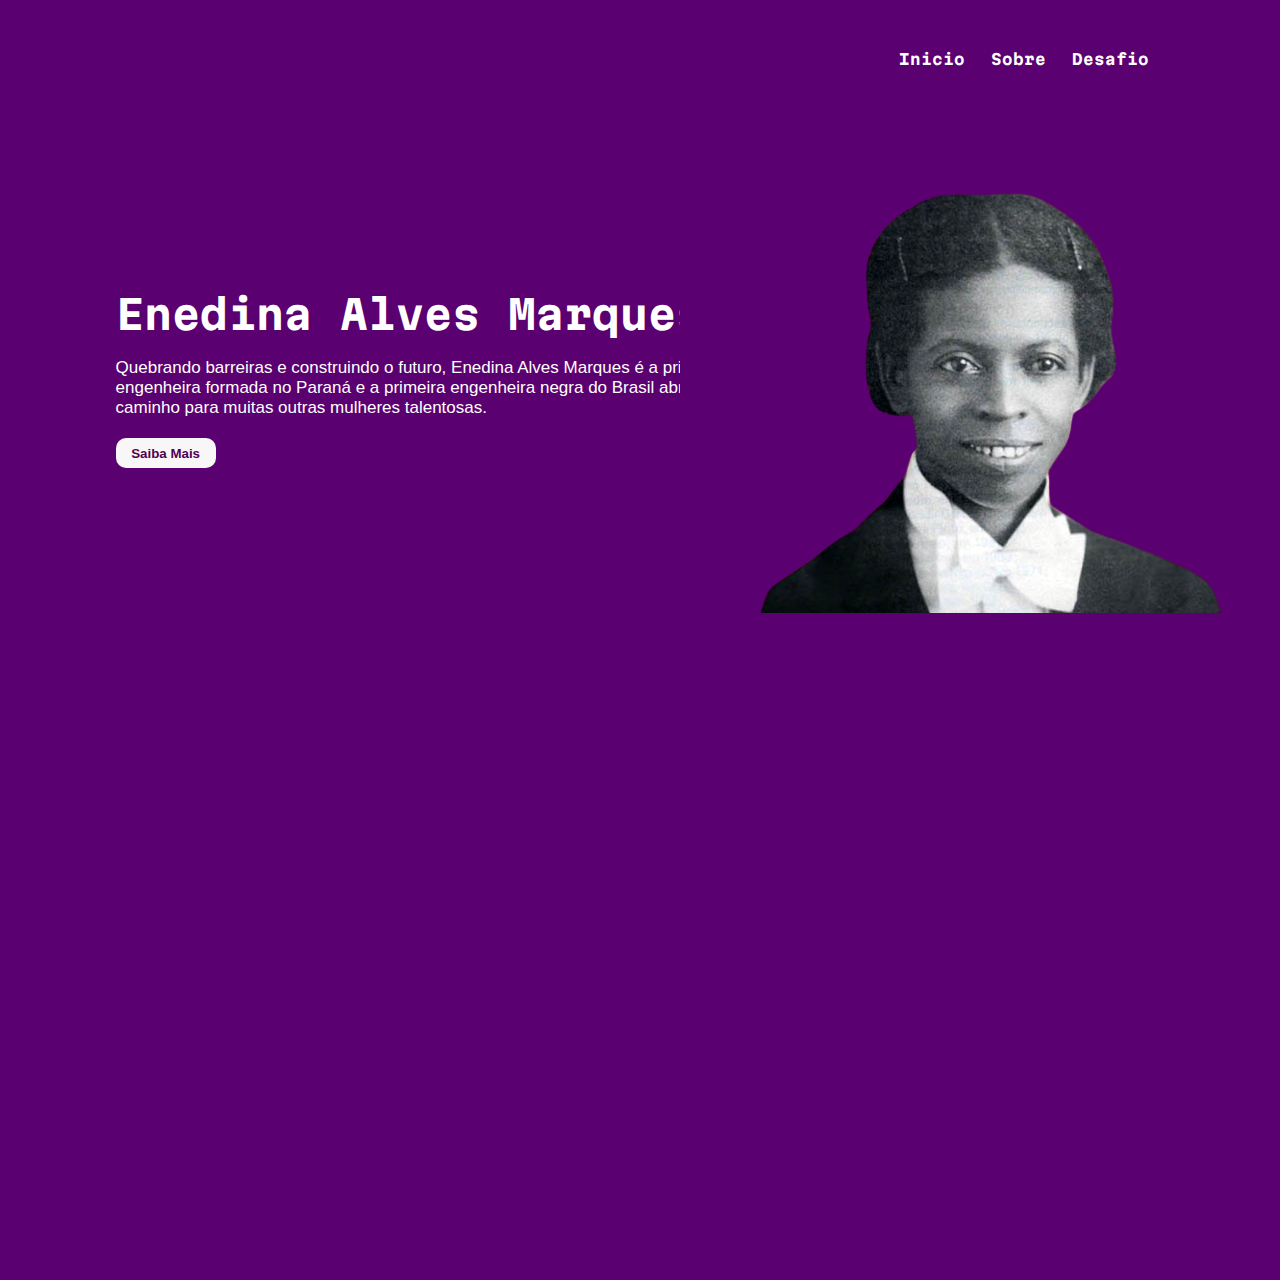
<file: index.html>
<!DOCTYPE html>
<html lang="pt-br">

<head>
    <meta charset="UTF-8">
    <meta name="viewport" content="width=device-width, initial-scale=1.0">
    <link rel="stylesheet" href="css/style.css">
    <title>Projeto Final</title>
</head>

<body>

    <header>
        <div class="navbar">
            <div class="container"></div>
            <div class="menu">
                <a href="index.html">Inicio</a>
                <a href="sobre.html">Sobre</a>
                <a href="desafio.html">Desafio</a>
            </div>
        </div>
    </header>

    <section class="sobre">
        <div class="img">
            <img src="img/img01.png" alt="">
        </div>
    </section>


    <div class="center">
        <div class="texto-sobre">
            <h1>Enedina Alves Marques</h1>
            <p class="texto">
                Quebrando barreiras e construindo o futuro, Enedina Alves Marques é a primeira<br>engenheira formada no
                Paraná e a primeira engenheira negra do Brasil abrindo <br> caminho para muitas outras
                mulheres talentosas.
            </p>
            <a href="sobre.html">
                <button> Saiba Mais</button>
            </a>
        </div>
    </div>
</body>

</html>
</file>
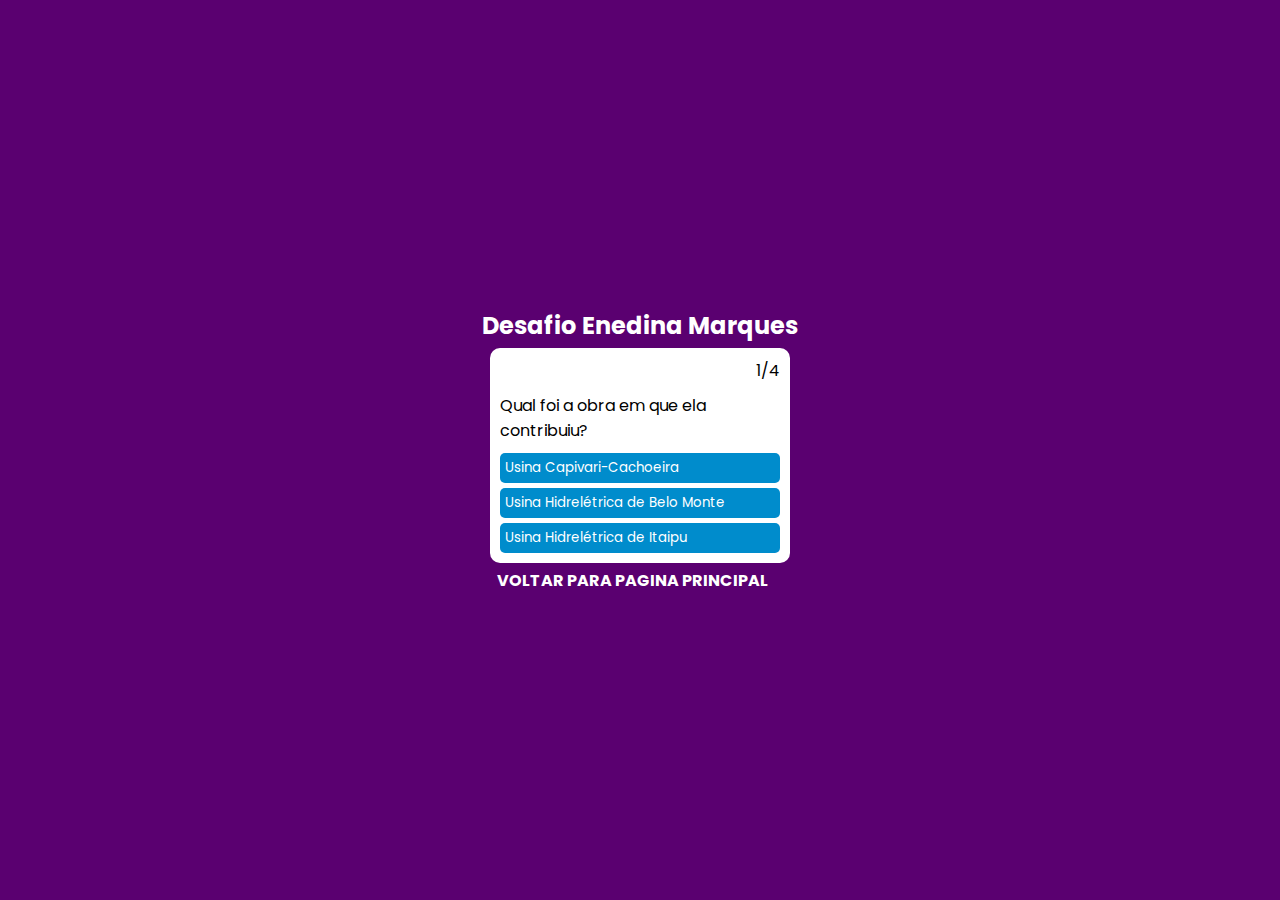
<file: desafio.html>
<!DOCTYPE html>
<html lang="en">
<head>
  <meta charset="UTF-8">
  <meta http-equiv="X-UA-Compatible" content="IE=edge">
  <meta name="viewport" content="width=device-width, initial-scale=1.0">
  <title>Desafio</title>

  <link rel="stylesheet" href="css/desafio.css">
</head>
<body>
  
 


  <h2> Desafio Enedina Marques </h2>
  <main>
    <div class="content">
      <span class="spnQtd"></span>
      <span class="question"></span>
      <div class="answers"></div>
    </div>
    <div class="finish">
      <span></span>
      <button>Reiniciar</button>
    </div>
  </main>
  <a href="index.html" class="voltar">VOLTAR PARA PAGINA PRINCIPAL</a>
  
  <script src="js/script.js" type="module"></script>
</body>
</html>
</file>
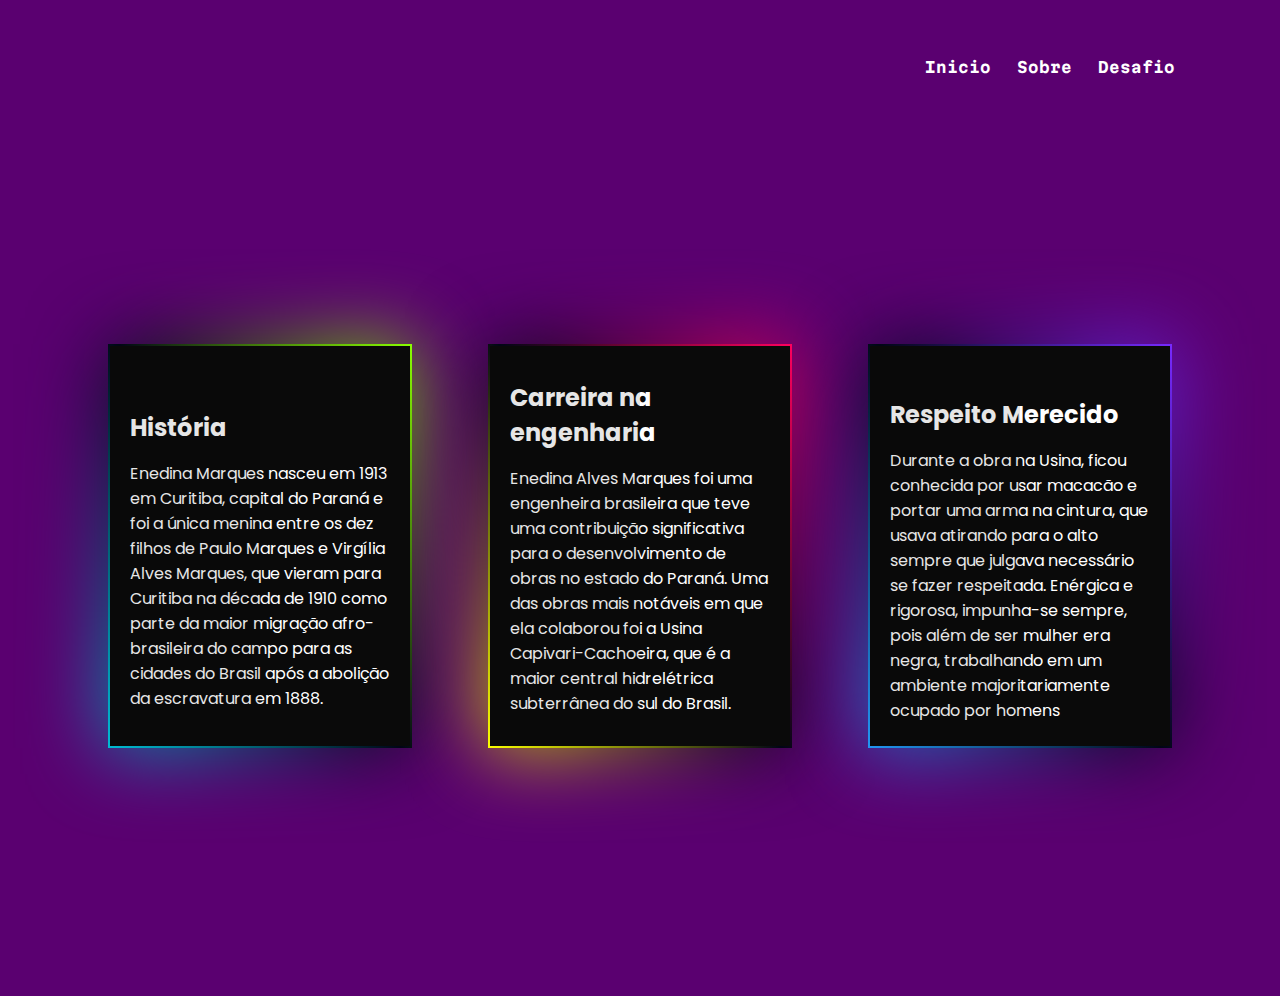
<file: sobre.html>
<!DOCTYPE html>
<html lang="pt-br">

<head>
    <meta charset="UTF-8">
    <meta name="viewport" content="width=device-width, initial-scale=1.0">
    <link rel="stylesheet" href="css/sobre.css">
    <title>Projeto Final</title>
</head>

<body>

    <header>
        <div class="navbar">
            <div class="container"></div>
            <div class="menu">
                <a href="index.html">Inicio</a>
                <a href="sobre.html">Sobre</a>
                <a href="desafio.html">Desafio</a>
            </div>
        </div>
    </header>

    <section class="conteudo">
        <div class="box">
            <span class="glass"></span>
            <div class="content"><br>
                <h2>História</h2>
                <p>Enedina Marques nasceu em 1913 em Curitiba, capital do Paraná e foi a única
                    menina entre os dez filhos de Paulo Marques e Virgília Alves Marques, que vieram para Curitiba na
                    década
                    de 1910 como parte da maior migração afro-brasileira do campo para as cidades do Brasil após a
                    abolição
                    da escravatura em 1888.</p>
            </div>
        </div>
        <div class="box">
            <span class="glass"></span>
            <div class="content">
                <h2>Carreira na engenharia </h2>
                <p>Enedina Alves Marques foi uma engenheira brasileira que teve uma
                    contribuição significativa para o desenvolvimento de obras no estado do Paraná. Uma das obras mais
                    notáveis em que ela colaborou foi a Usina Capivari-Cachoeira, que é a maior central hidrelétrica
                    subterrânea do sul do Brasil.</p>
            </div>
        </div>
        <div class="box">
            <span class="glass"></span>
            <div class="content"><br>
                <h2>Respeito Merecido</h2>
                <p>Durante a obra na Usina, ficou
                    conhecida por usar macacão e portar uma arma na cintura, que usava atirando para o alto sempre que
                    julgava necessário se fazer respeitada. Enérgica e rigorosa, impunha-se sempre, pois além de ser
                    mulher era negra, trabalhando em um ambiente majoritariamente ocupado por homens</p>
            </div>
        </div>
    </section>

</html>
</file>
<file: css/style.css>
@import url('https://fonts.googleapis.com/css2?family=Inclusive+Sans&family=Martian+Mono&family=Montserrat&family=Roboto:wght@100&display=swap');

* {
    margin: 0;
    padding: 0;
    box-sizing: border-box;
    background-color: rgb(90, 0, 112);
}

.navbar {
    display: flex;
    flex-wrap: wrap;
    max-width: 1100px;
    margin: 0 auto;
    padding: 0 2%;
}
html,
body {
    height: 100px;
}

body {
    
    overflow-x: hidden;
    overflow-y: hidden;
}

header {
    height: 200px;
    padding: 20px 0;
}

.container {
    width: 50%;
}

.logo img {
    height: 90px;
}

.menu {
    padding-top: 30px;
    width: 50%;
    text-align: right;
    font-size: 15px;
    font-family:'Martian Mono', monospace;

}

    .menu a {
        color: rgb(255, 255, 255);
        text-decoration: none;
        font-weight: bold;
        margin-right: 15px;
        list-style: none;
    }

section.sobre {
    height: calc(100% -200px);
    position: relative;
}

.img {
    position: absolute;
    bottom: -450px;
    right: -600px;
    top: -20px;
    width: 1200px;
    height: 1100px;

}

.center {
    display: flex;
    flex-wrap: wrap;
    max-width: 1100px;
    margin: 0 auto;
    padding: 0 2%;
}

.texto-sobre {
    margin-top: 90px;
}

.texto-sobre h1 {
    font-size: 40px;
    font-family:'Martian Mono', monospace;
    color: white;
}

.texto-sobre p {
    margin: 20px 0;
    color: rgb(255, 255, 255);
    font-size: 17px;
    text-align:justify;
    max-width: 800px;
    font-family: Arial, Helvetica, sans-serif;

}

.texto-sobre button {
    border: 0;
    background-color: rgb(248, 246, 246);
    color: rgb(82, 0, 82);
    font-weight: bold;
    border-radius: 10px;
    width: 100px;
    height: 30px;
    cursor: pointer;
    font-family: Arial, Helvetica, sans-serif;
}

.section {
    text-align: justify;
   
    
   
    margin-top: 230px;
    margin-left: 30px;
    
    border: solid white;

  
}
</file>
<file: css/desafio.css>
@import url('https://fonts.googleapis.com/css2?family=Poppins:wght@400;500;600&display=swap');

* {
  margin: 0;
  padding: 0;
  box-sizing: border-box;
  font-family: 'poppins', sans-serif;
}

body {
  height: 100vh;
  display: flex;
  align-items: center;
  justify-content: center;
  flex-direction: column;
  gap: 5px;
  background:rgb(90, 0, 112);
}

body h2 {
  color: white;
}

main {
  background-color: white;
  padding: 10px;
  border-radius: 10px;
  width: 100%;
  max-width: 300px;
  min-height: 200px;
  display: flex;
  align-items: center;
  justify-content: center;
}

.content {
  display: flex;
  flex-direction: column;
  width: 100%;
  gap: 10px;
}

.spnQtd {
  text-align: end;
}

.answers {
  display: flex;
  flex-direction: column;
  gap: 5px;
}

button {
  width: 100%;
  text-align: start;
  padding: 5px;
  border: none;
  border-radius: 5px;
  cursor: pointer;
  background-color: #008CCC;
  color: white;
}

.finish {
  display: none;
  flex-direction: column;
  gap: 10px;
}

.finish button {
  text-align: center;
}
.voltar{
  color: rgb(255, 255, 255);
  text-decoration: none;
  font-weight: bold;
  margin-right: 15px;
  list-style: none;
}
</file>
<file: css/sobre.css>
@import url('https://fonts.googleapis.com/css2?family=Inclusive+Sans&family=Martian+Mono&family=Montserrat&family=Roboto:wght@100&display=swap');
@import url('https://fonts.googleapis.com/css?family=Poppins:100,200,300,400,500,600,700,800,900');
body {
    background-color: rgb(90, 0, 112);
    height: 100vh;
    display: flex;
    flex-direction: column;
    justify-content: space-between;
}
.navbar {
    display: flex;
    flex-wrap: wrap;
    max-width: 1100px;
    margin: 0 auto;
    padding: 0 2%;
}
html,body {
    height: 100px;
  
}

header {
    height: 200px;
    padding: 20px 0;
}
.container {
    width: 50%;
}
.menu {
    padding-top: 30px;
    width: 50%;
    text-align: right;
    font-size: 15px;
    font-family:'Martian Mono', monospace;
}
.menu a {
    color: rgb(255, 255, 255);
    text-decoration: none;
    font-weight: bold;
    margin-right: 15px;
    list-style: none;
}
.conteudo{
    display: flex;
	justify-content: center;
	align-items: center;
	flex-wrap: wrap;
	min-height: 100vh;  
	font-family: 'Poppins', sans-serif;
}
.box
{
	position: relative;
	width: 300px;
	height: 400px;
	display: flex;
	margin: 40px;
	justify-content: center;
	align-items: center;
	background: #0a0a0a;
}
.glass
{
	position: absolute;
	top: 0;
	left: 0;
	width: 50%;
	height: 100%;
	display: block;
	background: rgba(12, 12, 12, 0.1);
	pointer-events: none;
}
.content
{
	padding: 20px;
	box-sizing: border-box;
	color: #fff;
}
.box .content h2
{
	margin-bottom: 10px;
}
.box:before
{
	content: '';
	position: absolute;
	top: -2px;
	left: -2px;
	right: -2px;
	bottom: -2px;
	background: #fff;
	z-index: -1;
}
.box:after
{
	content: '';
	position: absolute;
	top: -2px;
	left: -2px;
	right: -2px;
	bottom: -2px;
	background: #fff;
	z-index: -2;
	filter: blur(40px);
}
.box:before,
.box:after
{
	background: linear-gradient(235deg,#89ff00,#010615,#00bcd4);
}
.box:nth-child(2):before,
.box:nth-child(2):after
{
    background: linear-gradient(235deg,#ff005e,#010615,#fbff00);
}
.box:nth-child(3):before,
.box:nth-child(3):after
{
    background: linear-gradient(235deg,#772aff,#010615,#2196F3);
}
</file>
